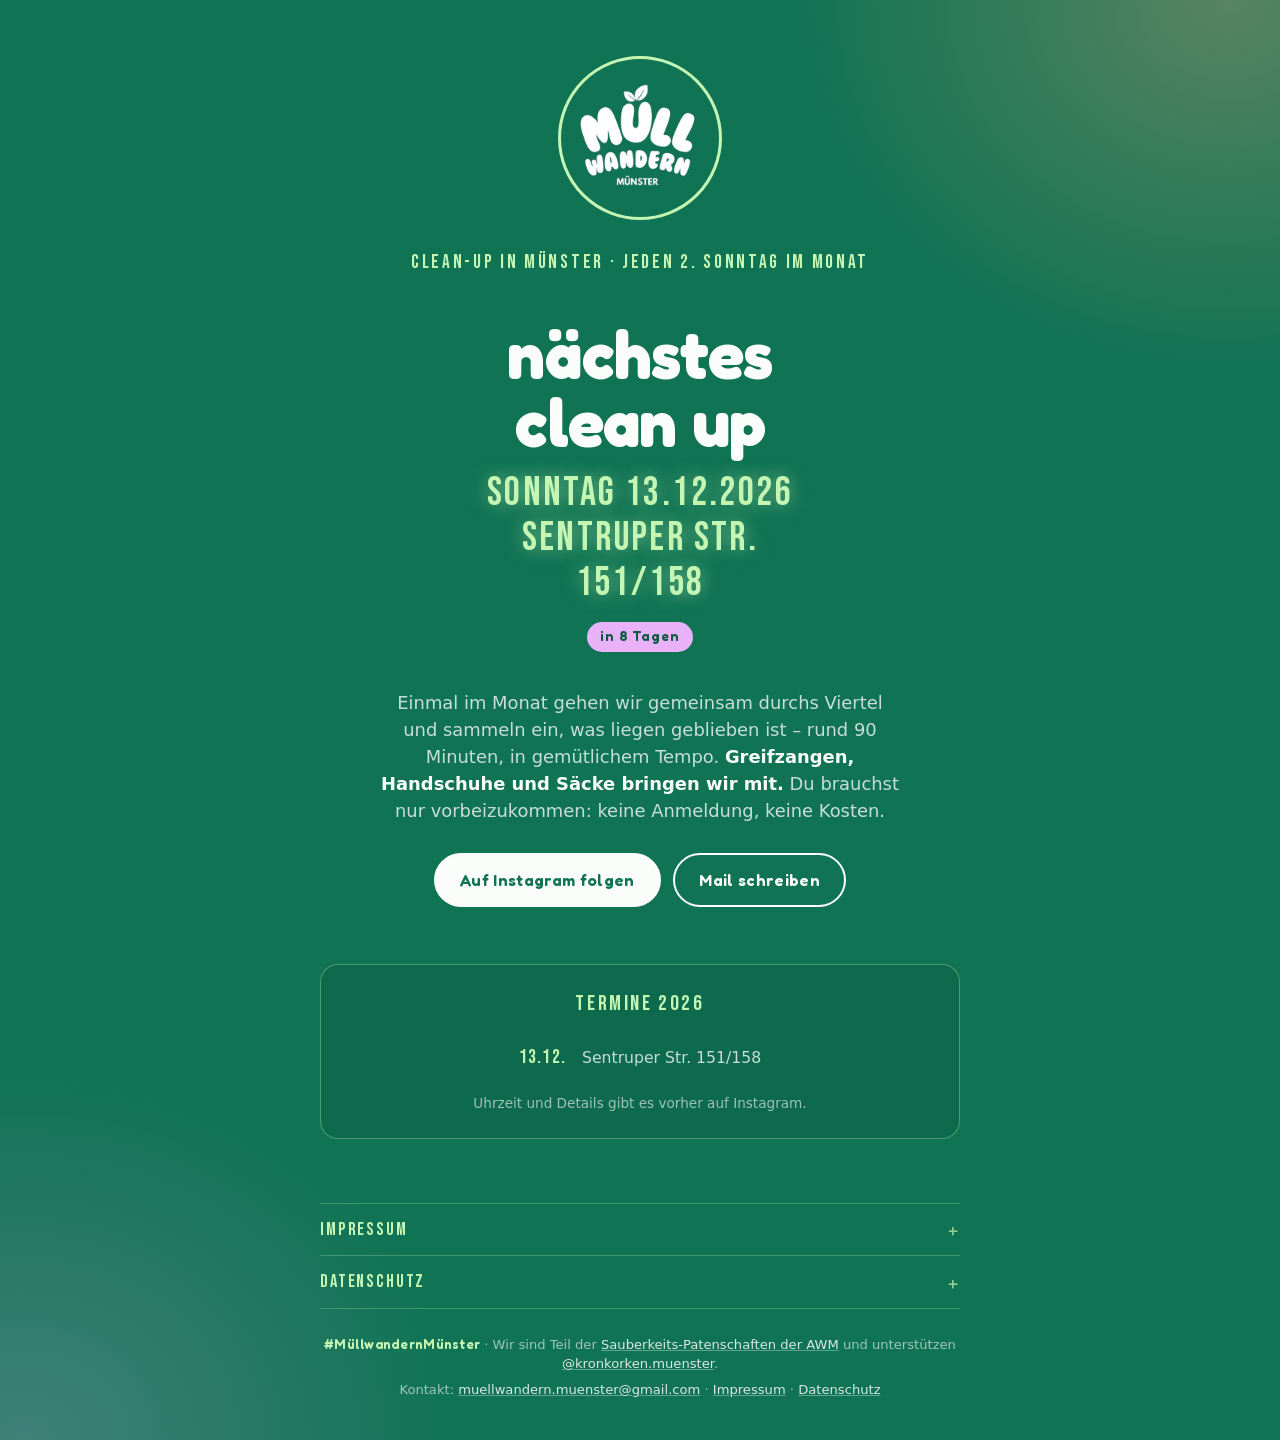
<file: landing/index.html>
<!DOCTYPE html>
<html lang="de">
<head>
<meta charset="utf-8">
<meta name="viewport" content="width=device-width, initial-scale=1">
<title>Müllwandern Münster – Clean-Up jeden 2. Sonntag im Monat</title>
<meta name="description" content="Jeden zweiten Sonntag im Monat sammeln wir gemeinsam Müll in Münster. Greifzangen, Handschuhe und Säcke bringen wir mit – komm einfach dazu.">
<meta name="theme-color" content="#107354">
<link rel="canonical" href="https://muellwandern-muenster.de/">
<meta property="og:type" content="website">
<meta property="og:title" content="Müllwandern Münster">
<meta property="og:description" content="Jeden 2. Sonntag im Monat sammeln wir gemeinsam Müll in Münster. Komm einfach dazu.">
<meta property="og:url" content="https://muellwandern-muenster.de/">
<meta property="og:locale" content="de_DE">
<link rel="icon" href="data:image/svg+xml,<svg xmlns='http://www.w3.org/2000/svg' viewBox='0 0 32 32'><circle cx='16' cy='16' r='16' fill='%23107354'/><path d='M16.5 23c-1-6 1-11 6.5-13-1.5 6.5-3.5 10-6.5 13z' fill='%23fff'/><path d='M15.5 23c.5-4.5-1.5-8-5.5-9 1.5 4.5 3 7 5.5 9z' fill='%23fff'/></svg>">
<style>
/* Platzhalter-Landingpage für muellwandern-muenster.de
   Eine einzelne Datei ohne externe Abhängigkeiten: Schriften (Fredoka, Bebas Neue – beide SIL Open Font License)
   und Logo sind am Ende der Datei als data-URIs eingebettet.
   Termine stehen unten im <script> und in der Liste; beim Aktualisieren beide Stellen pflegen. */
:root {
  --green: #107354;
  --green-deep: #0B5A41;
  --mint: #C4F5B2;
  --mint-strong: #8FE08A;
  --lavender: #E9B1F8;
  --coral: #F76C73;
  --peach: #F1A87B;
  --white: #FBFDFB;
  --white-soft: rgba(251, 253, 251, 0.78);
  --display: "Fredoka", "Avenir Next Rounded", "Arial Rounded MT Bold", "Nunito", system-ui, sans-serif;
  --condensed: "Bebas Neue", "Oswald", "Avenir Next Condensed", "Arial Narrow", Impact, sans-serif;
  --body: "Avenir Next", "Avenir", system-ui, -apple-system, "Segoe UI", Roboto, sans-serif;
}
* { margin: 0; padding: 0; box-sizing: border-box; }
html { -webkit-text-size-adjust: 100%; background: var(--green); }
body {
  min-height: 100svh;
  font-family: var(--body);
  color: var(--white);
  background-color: var(--green);
  background-image:
    radial-gradient(ellipse 34% 26% at 96% 0%, rgba(241, 168, 123, 0.32), transparent),
    radial-gradient(ellipse 34% 26% at 2% 100%, rgba(233, 177, 248, 0.22), transparent);
  background-repeat: no-repeat;
  line-height: 1.5;
  display: flex;
  flex-direction: column;
  align-items: center;
  padding: clamp(1.5rem, 5vw, 3.5rem) clamp(1rem, 5vw, 2rem) clamp(1.5rem, 4vw, 2.5rem);
  overflow-x: hidden;
}
a { color: inherit; }
main {
  width: 100%;
  max-width: 640px;
  margin: auto;
  text-align: center;
}
.sr-only {
  position: absolute;
  width: 1px; height: 1px;
  overflow: hidden;
  clip: rect(0 0 0 0);
  white-space: nowrap;
}

/* ---------- Logo ---------- */
.logo {
  display: inline-block;
  width: clamp(120px, 26vw, 164px);
  aspect-ratio: 1;
  border-radius: 50%;
  border: 3px solid var(--mint);
  padding: 4px;
  background: var(--green);
  margin-bottom: 1.4rem;
}
.logo img {
  display: block;
  width: 100%;
  height: 100%;
  border-radius: 50%;
  object-fit: cover;
}
.kicker {
  font-family: var(--condensed);
  font-size: clamp(1rem, 2.6vw, 1.2rem);
  letter-spacing: 0.14em;
  color: var(--mint);
  text-transform: uppercase;
  text-wrap: balance;
}

/* ---------- Nächster Clean-Up ---------- */
.next {
  margin: clamp(1.8rem, 5vw, 2.6rem) 0 0;
}
.next h2 {
  font-family: var(--display);
  font-weight: 700;
  font-size: clamp(2.6rem, 9vw, 4.2rem);
  line-height: 1.02;
  letter-spacing: -0.01em;
  color: var(--white);
}
.next-details {
  margin-top: 0.9rem;
  font-family: var(--condensed);
  font-size: clamp(1.7rem, 6vw, 2.5rem);
  line-height: 1.12;
  letter-spacing: 0.06em;
  text-transform: uppercase;
  color: var(--mint);
  text-shadow: 0 0 18px rgba(196, 245, 178, 0.55);
}
.next-details span { display: block; }
.next-details .place { max-width: 22ch; margin: 0 auto; }
.countdown {
  display: inline-block;
  margin-top: 1rem;
  font-family: var(--display);
  font-weight: 600;
  font-size: 0.85rem;
  letter-spacing: 0.06em;
  color: var(--green-deep);
  background: var(--lavender);
  border-radius: 999px;
  padding: 0.3rem 0.85rem;
}
.countdown:empty { display: none; }

/* ---------- Text & Buttons ---------- */
.lead {
  margin: clamp(1.8rem, 5vw, 2.4rem) auto 0;
  max-width: 46ch;
  font-size: clamp(1rem, 2.4vw, 1.12rem);
  color: var(--white-soft);
}
.lead b { color: var(--white); font-weight: 600; }
.actions {
  display: flex;
  flex-wrap: wrap;
  justify-content: center;
  gap: 0.8rem;
  margin-top: 1.8rem;
}
.btn {
  display: inline-block;
  font-family: var(--display);
  font-weight: 600;
  font-size: 1rem;
  letter-spacing: 0.02em;
  text-decoration: none;
  padding: 0.8rem 1.5rem;
  border-radius: 999px;
  border: 2px solid var(--white);
  color: var(--white);
  transition: transform 140ms ease, background 140ms ease, color 140ms ease;
}
.btn:hover { transform: translateY(-2px); background: rgba(251, 253, 251, 0.12); }
.btn-primary { background: var(--white); color: var(--green); }
.btn-primary:hover { background: var(--mint); border-color: var(--mint); color: var(--green-deep); }
.btn:focus-visible { outline: 3px solid var(--mint); outline-offset: 3px; }

/* ---------- Termine ---------- */
.dates {
  margin: clamp(2.6rem, 7vw, 3.6rem) auto 0;
  padding: 1.4rem clamp(1rem, 4vw, 1.8rem) 1.5rem;
  border: 1px solid rgba(196, 245, 178, 0.35);
  border-radius: 18px;
  background: rgba(11, 90, 65, 0.35);
}
.dates h3 {
  font-family: var(--condensed);
  font-weight: 400;
  font-size: 1.35rem;
  letter-spacing: 0.12em;
  color: var(--mint);
  margin-bottom: 0.9rem;
}
.dates ul {
  list-style: none;
  display: grid;
  grid-template-columns: max-content minmax(0, max-content);
  column-gap: 1rem;
  justify-content: center;
  align-items: baseline;
  font-size: 0.98rem;
}
.dates li { display: contents; }
.dates li.past { display: none; }
.dates li > * {
  padding: 0.45rem 0;
  border-top: 1px dashed rgba(196, 245, 178, 0.25);
}
.dates li:first-child > *, .dates li.past + li > * { border-top: 0; }
.dates time {
  font-family: var(--condensed);
  font-size: 1.25rem;
  letter-spacing: 0.06em;
  color: var(--mint);
  text-align: right;
}
.dates .loc { text-align: left; color: var(--white-soft); }
.dates .hint {
  margin-top: 0.9rem;
  font-size: 0.85rem;
  color: rgba(251, 253, 251, 0.6);
}
.dates .empty { display: none; color: var(--white-soft); font-size: 0.95rem; }
.dates.all-past ul, .dates.all-past .hint { display: none; }
.dates.all-past .empty { display: block; }

/* ---------- Impressum & Datenschutz ---------- */
.legal {
  width: 100%;
  max-width: 640px;
  margin-top: clamp(2.5rem, 7vw, 4rem);
  text-align: left;
}
.legal details {
  border-top: 1px solid rgba(196, 245, 178, 0.25);
}
.legal details:last-of-type { border-bottom: 1px solid rgba(196, 245, 178, 0.25); }
.legal summary {
  cursor: pointer;
  list-style: none;
  padding: 0.75rem 0;
  font-family: var(--condensed);
  font-size: 1.15rem;
  letter-spacing: 0.1em;
  text-transform: uppercase;
  color: var(--mint);
  display: flex;
  justify-content: space-between;
  align-items: center;
}
.legal summary::-webkit-details-marker { display: none; }
.legal summary::after {
  content: "+";
  font-family: var(--display);
  font-size: 1.2rem;
  line-height: 1;
  color: rgba(196, 245, 178, 0.7);
}
.legal details[open] summary::after { content: "–"; }
.legal .legal-body {
  padding: 0 0 1.4rem;
  font-size: 0.86rem;
  line-height: 1.55;
  color: rgba(251, 253, 251, 0.75);
}
.legal .legal-body h3 {
  font-family: var(--display);
  font-weight: 600;
  font-size: 0.95rem;
  color: var(--white);
  margin: 1.1rem 0 0.3rem;
}
.legal .legal-body h3:first-child { margin-top: 0; }
.legal .legal-body p + p { margin-top: 0.5rem; }
.legal .legal-body ul { margin: 0.3rem 0 0 1.1rem; }
.legal .legal-body a { color: var(--white); text-decoration-color: rgba(251, 253, 251, 0.35); }
.legal address { font-style: normal; }

/* ---------- Footer ---------- */
footer {
  margin-top: 1.6rem;
  font-size: 0.82rem;
  color: rgba(251, 253, 251, 0.6);
  text-align: center;
  max-width: 640px;
}
footer p + p { margin-top: 0.4rem; }
footer a { color: rgba(251, 253, 251, 0.85); text-decoration-color: rgba(251, 253, 251, 0.35); }
footer a:hover { color: var(--white); }
.tag {
  font-family: var(--display);
  font-weight: 600;
  color: var(--mint);
  letter-spacing: 0.02em;
}
@media (prefers-reduced-motion: reduce) {
  .btn { transition: none; }
}
</style>
</head>
<body>

<main>
  <h1 class="sr-only">Müllwandern Münster</h1>
  <span class="logo"><img src="[data-uri]" alt="Logo Müllwandern Münster" width="400" height="400"></span>
  <p class="kicker">Clean-Up in Münster · jeden 2. Sonntag im Monat</p>

  <section class="next" id="next" aria-live="polite">
    <h2>nächstes<br>clean up</h2>
    <p class="next-details">
      <span class="when">Sonntag 13.09.2026</span>
      <span class="time">11:30 Uhr</span>
      <span class="place">Friedrich-Ebert-Str. / Südstraße</span>
    </p>
    <span class="countdown" id="countdown"></span>
  </section>

  <p class="lead">
    Einmal im Monat gehen wir gemeinsam durchs Viertel und sammeln ein, was liegen geblieben ist –
    rund 90 Minuten, in gemütlichem Tempo. <b>Greifzangen, Handschuhe und Säcke bringen wir mit.</b>
    Du brauchst nur vorbeizukommen: keine Anmeldung, keine Kosten.
  </p>

  <p class="actions">
    <a class="btn btn-primary" href="https://www.instagram.com/muellwandern.muenster/" target="_blank" rel="noopener">Auf Instagram folgen</a>
    <a class="btn" href="mailto:muellwandern.muenster@gmail.com">Mail schreiben</a>
  </p>

  <section class="dates" id="dates">
    <h3>Termine 2026</h3>
    <ul>
      <li data-date="2026-09-13"><time datetime="2026-09-13">13.09.</time><span class="loc">Friedrich-Ebert-Str. / Südstraße</span></li>
      <li data-date="2026-10-11"><time datetime="2026-10-11">11.10.</time><span class="loc">Koburger Weg / York-Ring</span></li>
      <li data-date="2026-11-08"><time datetime="2026-11-08">08.11.</time><span class="loc">Bentelerstr. / Rudolf-Harbig-Weg</span></li>
      <li data-date="2026-12-13"><time datetime="2026-12-13">13.12.</time><span class="loc">Sentruper Str. 151/158</span></li>
    </ul>
    <p class="hint">Uhrzeit und Details gibt es vorher auf Instagram.</p>
    <p class="empty">Die Termine für das neue Jahr stehen bald fest – wie immer zuerst auf Instagram.</p>
  </section>

</main>

<section class="legal" aria-label="Rechtliches">
  <details id="impressum">
    <summary>Impressum</summary>
    <div class="legal-body">
      <h3>Angaben gemäß § 5 DDG</h3>
      <address>
        Klara Novak<br>
        Raesfeldstr. 1<br>
        48149 Münster
      </address>
      <p>E-Mail: <a href="mailto:muellwandern.muenster@gmail.com">muellwandern.muenster@gmail.com</a></p>
      <p>Müllwandern Münster ist eine private, ehrenamtliche Initiative ohne Vereins- oder Unternehmensform.</p>

      <h3>Verantwortlich für journalistisch-redaktionelle Inhalte gemäß § 18 Abs. 2 MStV</h3>
      <p>Klara Novak, Raesfeldstr. 1, 48149 Münster</p>

      <h3>Haftung für Inhalte</h3>
      <p>Die Inhalte dieser Website wurden mit größter Sorgfalt erstellt. Für die Richtigkeit, Vollständigkeit und Aktualität der Inhalte übernehmen wir keine Gewähr. Termine und Treffpunkte können sich kurzfristig ändern; maßgeblich ist die jeweils aktuelle Ankündigung auf Instagram.</p>

      <h3>Haftung für Links</h3>
      <p>Diese Website enthält Links zu externen Websites Dritter, auf deren Inhalte wir keinen Einfluss haben. Für diese fremden Inhalte übernehmen wir keine Haftung. Für die Inhalte der verlinkten Seiten ist stets der jeweilige Anbieter oder Betreiber verantwortlich.</p>
    </div>
  </details>

  <details id="datenschutz">
    <summary>Datenschutz</summary>
    <div class="legal-body">
      <h3>Verantwortliche</h3>
      <p>Klara Novak, Raesfeldstr. 1, 48149 Münster, E-Mail: <a href="mailto:muellwandern.muenster@gmail.com">muellwandern.muenster@gmail.com</a></p>

      <h3>Kurz gesagt</h3>
      <p>Diese Seite setzt keine Cookies, nutzt keine Analyse- oder Tracking-Dienste und lädt keine Inhalte von fremden Servern – Schriften und Grafiken sind in der Seite selbst enthalten. Personenbezogene Daten fallen nur in den Server-Protokollen unseres Hosters an und dann, wenn du uns eine E-Mail schreibst.</p>

      <h3>Hosting und Server-Logdaten</h3>
      <p>Die Website wird gehostet bei ALL-INKL.COM – Neue Medien Münnich, Inhaber René Münnich, Hauptstraße 68, 02742 Friedersdorf, Deutschland. Beim Aufruf der Seite verarbeitet der Hoster automatisch technisch erforderliche Verbindungsdaten in Server-Logdateien: IP-Adresse, Datum und Uhrzeit des Zugriffs, aufgerufene Seite, übertragene Datenmenge, Referrer-URL sowie Browser- und Betriebssystemangaben. Diese Daten dienen der Bereitstellung, Stabilität und Sicherheit der Website (Art. 6 Abs. 1 lit. f DSGVO) und werden nicht mit anderen Datenquellen zusammengeführt. Sie werden nur so lange gespeichert, wie es für diese Zwecke erforderlich ist. Mit dem Hoster besteht ein Vertrag zur Auftragsverarbeitung.</p>

      <h3>Kontakt per E-Mail</h3>
      <p>Wenn du uns per E-Mail schreibst, verarbeiten wir deine Angaben (E-Mail-Adresse, Name, Inhalt der Nachricht), um deine Anfrage zu beantworten (Art. 6 Abs. 1 lit. f DSGVO, bei Vertragsanbahnung lit. b). Die Daten werden gelöscht, sobald die Anfrage erledigt ist und keine gesetzlichen Aufbewahrungspflichten entgegenstehen. Unser E-Mail-Postfach wird bei Google (Gmail) betrieben; es gelten dort die Datenschutzbestimmungen von Google.</p>

      <h3>Externe Links</h3>
      <p>Die Seite verlinkt auf Instagram (Meta Platforms Ireland Ltd.), die Abfallwirtschaftsbetriebe Münster und weitere externe Angebote. Erst mit dem Anklicken eines Links wird eine Verbindung zum jeweiligen Anbieter aufgebaut; dann gelten dessen Datenschutzbestimmungen. Beim bloßen Aufruf unserer Seite werden keine Daten an diese Anbieter übertragen.</p>

      <h3>Deine Rechte</h3>
      <p>Du hast das Recht auf Auskunft über die zu deiner Person gespeicherten Daten (Art. 15 DSGVO), auf Berichtigung (Art. 16), Löschung (Art. 17), Einschränkung der Verarbeitung (Art. 18), Datenübertragbarkeit (Art. 20) sowie auf Widerspruch gegen eine Verarbeitung auf Grundlage berechtigter Interessen (Art. 21 DSGVO). Wende dich dafür einfach per E-Mail an die oben genannte Adresse.</p>
      <p>Außerdem kannst du dich bei einer Datenschutz-Aufsichtsbehörde beschweren, zuständig ist die Landesbeauftragte für Datenschutz und Informationsfreiheit Nordrhein-Westfalen (LDI NRW), Kavalleriestraße 2–4, 40213 Düsseldorf, Tel. 0211 38424-0, E-Mail: <a href="mailto:poststelle@ldi.nrw.de">poststelle@ldi.nrw.de</a>.</p>
    </div>
  </details>
</section>

<footer>
  <p><span class="tag">#MüllwandernMünster</span> · Wir sind Teil der <a href="https://awm.stadt-muenster.de/stadtsauberkeit/sauberkeitspatenschaften" target="_blank" rel="noopener">Sauberkeits&#8209;Patenschaften der AWM</a> und unterstützen <a href="https://www.instagram.com/kronkorken.muenster/" target="_blank" rel="noopener">@kronkorken.muenster</a>.</p>
  <p>Kontakt: <a href="mailto:muellwandern.muenster@gmail.com">muellwandern.muenster@gmail.com</a> · <a href="#impressum">Impressum</a> · <a href="#datenschutz">Datenschutz</a></p>
</footer>

<script>
(() => {
  // Kommende Termine – gleiche Reihenfolge wie in der Liste oben.
  // time ist optional; ohne Uhrzeit wird nur Datum und Ort gezeigt.
  const EVENTS = [
    { date: '2026-09-13', time: '11:30', location: 'Friedrich-Ebert-Str. / Südstraße' },
    { date: '2026-10-11', location: 'Koburger Weg / York-Ring' },
    { date: '2026-11-08', location: 'Bentelerstr. / Rudolf-Harbig-Weg' },
    { date: '2026-12-13', location: 'Sentruper Str. 151/158' },
  ];
  const WEEKDAYS = ['Sonntag', 'Montag', 'Dienstag', 'Mittwoch', 'Donnerstag', 'Freitag', 'Samstag'];
  const parse = s => { const [y, m, d] = s.split('-').map(Number); return new Date(y, m - 1, d); };
  const pad = n => String(n).padStart(2, '0');
  const today = new Date(); today.setHours(0, 0, 0, 0);

  // Vergangene Termine aus der Liste ausblenden
  const items = document.querySelectorAll('#dates li[data-date]');
  let visible = 0;
  items.forEach(li => {
    if (parse(li.dataset.date) < today) li.classList.add('past'); else visible++;
  });
  if (!visible) document.getElementById('dates').classList.add('all-past');

  // Nächsten Termin einsetzen
  const next = EVENTS.map(e => ({ ...e, d: parse(e.date) })).find(e => e.d >= today);
  const section = document.getElementById('next');
  const details = section.querySelector('.next-details');
  const countdown = document.getElementById('countdown');
  if (!next) {
    details.innerHTML = '<span class="when">Termine 2027</span><span class="place">folgen in Kürze auf Instagram</span>';
    return;
  }
  const d = next.d;
  details.innerHTML =
    `<span class="when">${WEEKDAYS[d.getDay()]} ${pad(d.getDate())}.${pad(d.getMonth() + 1)}.${d.getFullYear()}</span>` +
    (next.time ? `<span class="time">${next.time} Uhr</span>` : '') +
    `<span class="place"></span>`;
  details.querySelector('.place').textContent = next.location;
  const days = Math.round((d - today) / 86400000);
  countdown.textContent = days === 0 ? 'Heute!' : days === 1 ? 'Morgen' : `in ${days} Tagen`;
})();

// Impressum/Datenschutz aufklappen, wenn sie per Anker (#impressum, #datenschutz) angesprungen werden
(() => {
  const openTarget = () => {
    const el = document.getElementById(location.hash.slice(1));
    if (el && el.tagName === 'DETAILS') el.open = true;
  };
  openTarget();
  addEventListener('hashchange', openTarget);
})();
</script>

<style>
/* Eingebettete Schriften (SIL Open Font License) – Fredoka (variabel, 300–700) und Bebas Neue, jeweils Latin-Subset */
@font-face {
  font-family: "Fredoka";
  font-style: normal;
  font-weight: 300 700;
  font-display: swap;
  src: url([data-uri]) format("woff2");
}
@font-face {
  font-family: "Bebas Neue";
  font-style: normal;
  font-weight: 400;
  font-display: swap;
  src: url([data-uri]) format("woff2");
}
</style>
</body>
</html>
</file>
